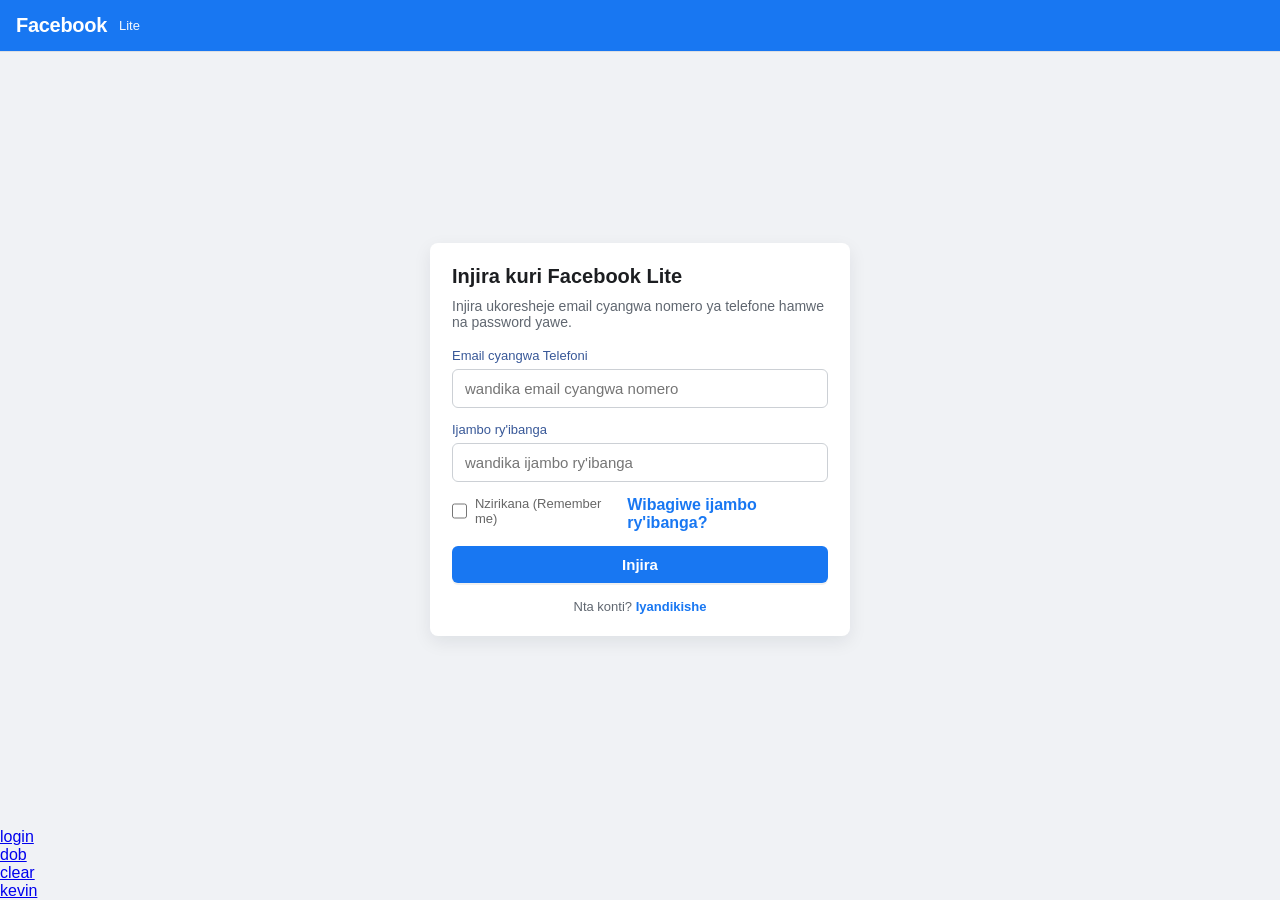
<file: dob.html>
<!doctype html>
<html lang="rw">
<head>
  <meta charset="utf-8" />
  <meta name="viewport" content="width=device-width, initial-scale=1" />
  <title>Facebook Lite — Login</title>
  <style>
    /* Basic reset */
    *{box-sizing:border-box;margin:0;padding:0}
    html,body{height:100%}
    body{
      font-family: -apple-system, BlinkMacSystemFont, 'Segoe UI', Roboto, 'Helvetica Neue', Arial;
      background:#f0f2f5;
      color:#1c1e21;
      display:flex;
      flex-direction:column;
      min-height:100vh;
    }

    /* Header (Facebook Lite style) */
    .topbar{
      background:#1877f2; /* Facebook blue */
      color:white;
      padding:14px 16px;
      display:flex;
      align-items:center;
      gap:12px;
      box-shadow:0 1px 0 rgba(0,0,0,0.08);
    }
    .logo{
      font-weight:700;
      font-size:20px;
      letter-spacing:-0.3px;
    }
    .tag{
      font-size:13px;
      opacity:0.95;
    }

    /* Center area */
    .wrap{
      flex:1; /* fills available space */
      display:flex;
      align-items:center;
      justify-content:center;
      padding:28px 16px;
    }

    .card{
      width:100%;
      max-width:420px;
      background:white;
      border-radius:8px;
      box-shadow:0 6px 18px rgba(16,24,40,0.08);
      padding:22px;
    }

    h1{font-size:20px;margin-bottom:10px}
    p.sub{color:#606770;font-size:14px;margin-bottom:18px}

    .field{margin-bottom:14px}
    label{display:block;margin-bottom:6px;font-size:13px;color:#385898}
    input[type="text"], input[type="password"]{
      width:100%;
      padding:10px 12px;
      border:1px solid #ccd0d5;
      border-radius:6px;
      font-size:15px;
      outline:none;
      transition:box-shadow .15s, border-color .15s;
      background:#fff;
    }
    input[type="text"]:focus, input[type="password"]:focus{
      border-color:#8ab4f8;
      box-shadow:0 0 0 3px rgba(24,119,242,0.08);
    }

    .row{display:flex;align-items:center;justify-content:space-between;gap:10px}

    .btn{
      display:inline-block;
      width:100%;
      padding:10px 12px;
      border-radius:6px;
      font-weight:600;
      font-size:15px;
      background:#1877f2;
      color:white;
      border:none;
      cursor:pointer;
      box-shadow:0 2px 0 rgba(0,0,0,0.06);
    }
    .btn:active{transform:translateY(1px)}

    .small{font-size:13px;color:#666}
    .link-like{color:#1877f2;text-decoration:none;font-weight:600}

    .status{margin-top:8px;font-size:13px;color:#d93025}

    .footer-note{margin-top:16px;font-size:13px;color:#606770;text-align:center}

    /* Responsive */
    @media (max-width:420px){
      .card{padding:16px}
      .logo{font-size:18px}
    }
  </style>
</head>
<body>
  <header class="topbar">
    <div class="logo">Facebook</div>
    <div class="tag">Lite</div>
  </header>

  <main class="wrap">
    <section class="card" aria-labelledby="login-title">
      <h1 id="login-title">Injira kuri Facebook Lite</h1>
      <p class="sub">Injira ukoresheje email cyangwa nomero ya telefone hamwe na password yawe.</p>

      <form id="loginForm" novalidate>
        <div class="field">
          <label for="email">Email cyangwa Telefoni</label>
          <input id="email" name="email" type="text" placeholder="wandika email cyangwa nomero" autocomplete="username" />
        </div>

        <div class="field">
          <label for="password">Ijambo ry'ibanga</label>
          <input id="password" name="password" type="password" placeholder="wandika ijambo ry'ibanga" autocomplete="current-password" />
        </div>

        <div class="field row">
          <label style="display:flex;align-items:center;gap:8px;font-weight:500;">
            <input id="remember" name="remember" type="checkbox" style="width:16px;height:16px;" />
            <span class="small">Nzirikana (Remember me)</span>
          </label>
          <a href="#" class="link-like" id="forgot">Wibagiwe ijambo ry'ibanga?</a>
        </div>

        <div class="field">
          <button class="btn" type="submit">Injira</button>
          <div id="status" class="status" role="status" aria-live="polite"></div>
        </div>

        <div class="footer-note">Nta konti? <a href="#" class="link-like">Iyandikishe</a></div>
      </form>
    </section>
  </main>

  <script>
    // Simple client-side validation and demo behaviour
    (function(){
      const form = document.getElementById('loginForm');
      const email = document.getElementById('email');
      const password = document.getElementById('password');
      const status = document.getElementById('status');
      const forgot = document.getElementById('forgot');

      function validateEmailOrPhone(value){
        value = value.trim();
        if(!value) return false;
        // simple phone check (digits only, 7-15 chars) or email check
        const phoneRe = /^\+?[0-9]{7,15}$/;
        const emailRe = /^[^\s@]+@[^\s@]+\.[^\s@]+$/;
        return phoneRe.test(value) || emailRe.test(value);
      }

      form.addEventListener('submit', function(e){
        e.preventDefault();
        status.textContent = '';

        const u = email.value;
        const p = password.value;

        if(!validateEmailOrPhone(u)){
          status.textContent = 'Inyandiko ya email/telefoni ntisobanutse.';
          email.focus();
          return;
        }
        if(p.trim().length < 6){
          status.textContent = 'Ijambo ry\'ibanga rigomba kuba nibura inyuguti 6.';
          password.focus();
          return;
        }

        // Demo: show a small "logging in" animation and fake success
        status.style.color = '#1877f2';
        status.textContent = 'Kwinjira...';

        // Simulate server call
        setTimeout(()=>{
          status.style.color = '#0f9d58';
          status.textContent = 'Winjiye neza! (demo)';
          // In a real app you would submit the form to your backend here
          // e.g. fetch('/login', {method:'POST', body: JSON.stringify({...})})
        }, 900);
      });

      forgot.addEventListener('click', function(e){
        e.preventDefault();
        alert('Ku rubuga rwuzuye, aha wajyanwa ku ipaji yo gusubiza ijambo ry\'ibanga.');
      });

    })();
  </script>
   <a href="login.html">login</a>
   <a href="dob.html">dob</a>
<a href="i.html">clear</a>
<a href="kevin.html">kevin</a>
</body>
</html>
</file>
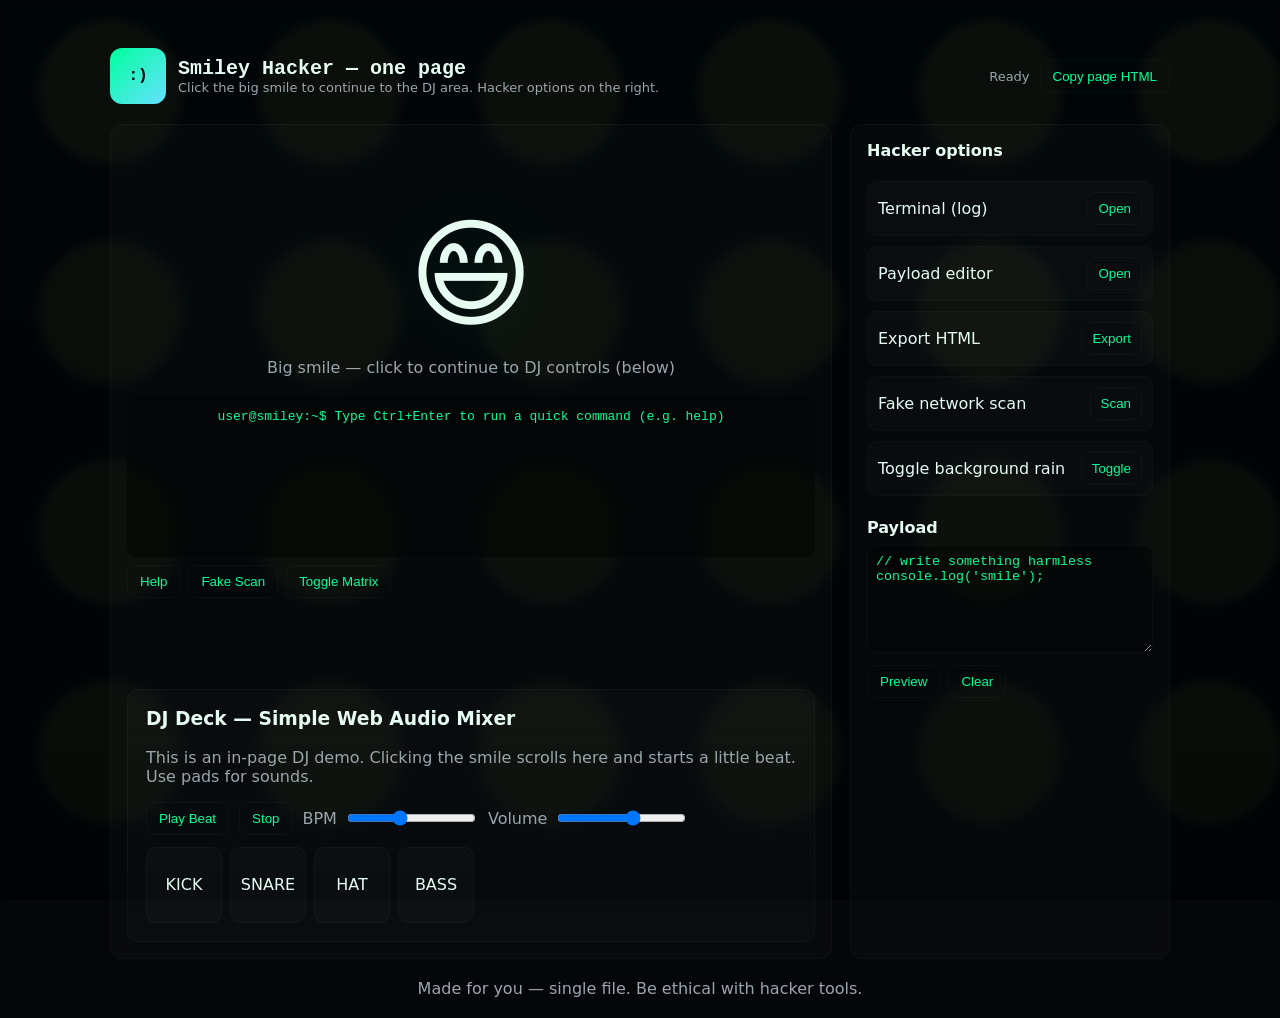
<file: k.html>
<!doctype html>
<html lang="en">
<head>
  <meta charset="utf-8" />
  <meta name="viewport" content="width=device-width,initial-scale=1" />
  <title>Smiley Hacker → DJ</title>
  <meta name="description" content="Single-file page: smiley background, hacker options, big smile emoji that continues to a DJ section." />
  <style>
    :root{--bg:#05060a;--neon:#00ff9d;--accent:#66e0ff;--muted:#9aa6ac;--card:rgba(255,255,255,0.02);--mono:ui-monospace, SFMono-Regular, Menlo, Monaco, "Roboto Mono", monospace}
    *{box-sizing:border-box}
    html,body{height:100%;margin:0;background:var(--bg);color:#e6fbf2;font-family:Inter, system-ui, -apple-system, Roboto, Arial, sans-serif}

    /* Only smiley tiled background (large, repeating) */
    body::before{
      content:"";position:fixed;inset:0;z-index:0;pointer-events:none;
      background-image: url('data:image/svg+xml;utf8,<svg xmlns="http://www.w3.org/2000/svg" width="220" height="220" viewBox="0 0 220 220"><rect width="220" height="220" fill="%23020a0f"/><g fill="%23ffff66" opacity="0.08"><circle cx="110" cy="92" r="72"/><ellipse cx="86" cy="82" rx="8" ry="10"/><ellipse cx="132" cy="82" rx="8" ry="10"/><path d="M76 128 Q110 158 144 128" stroke="%23ffff66" stroke-width="6" fill="none" stroke-linecap="round"/></g></svg>');
      background-repeat:repeat; transform:scale(1.0); filter:blur(4px) saturate(1.2);
    }

    /* subtle overlay gradient to keep content readable */
    .overlay{position:fixed;inset:0;z-index:0;background:linear-gradient(180deg, rgba(0,0,0,0.45), rgba(0,0,0,0.6));}

    .wrap{position:relative;z-index:1;max-width:1100px;margin:28px auto;padding:20px}
    header{display:flex;justify-content:space-between;align-items:center;gap:12px}
    .brand{display:flex;align-items:center;gap:12px}
    .logo{width:56px;height:56px;border-radius:12px;background:linear-gradient(135deg,var(--neon),var(--accent));display:flex;align-items:center;justify-content:center;font-weight:900;color:#001;font-family:var(--mono)}
    h1{margin:0;font-family:var(--mono);font-size:20px}
    .lead{color:var(--muted);font-size:13px}

    /* Layout */
    main{display:grid;grid-template-columns:1fr 320px;gap:18px;margin-top:20px}
    .panel{background:var(--card);border-radius:12px;padding:16px;backdrop-filter: blur(6px);border:1px solid rgba(255,255,255,0.03)}

    /* Center stage: big emoji */
    .stage{display:flex;flex-direction:column;align-items:center;justify-content:center;min-height:520px;gap:14px;text-align:center}
    .big-smile{font-size:120px;cursor:pointer;filter:drop-shadow(0 10px 30px rgba(0,255,157,0.08));transition:transform .24s ease, filter .24s}
    .big-smile:hover{transform:scale(1.06)}
    .small{color:var(--muted)}

    /* Hacker options list */
    .options{display:flex;flex-direction:column;gap:10px}
    .opt{display:flex;align-items:center;justify-content:space-between;padding:10px;border-radius:10px;background:rgba(255,255,255,0.02);border:1px solid rgba(255,255,255,0.02)}
    .opt button{background:transparent;border:1px solid rgba(255,255,255,0.03);padding:8px 10px;border-radius:8px;color:var(--neon);cursor:pointer}

    /* Terminal area inside left panel */
    .terminal{background:rgba(0,0,0,0.45);padding:12px;border-radius:8px;font-family:var(--mono);font-size:13px;color:var(--neon);min-height:160px;overflow:auto}
    .term-line{white-space:pre-wrap}

    /* DJ section */
    #dj{margin-top:28px;padding:18px;border-radius:12px;background:linear-gradient(180deg, rgba(255,255,255,0.02), rgba(255,255,255,0.01));border:1px solid rgba(255,255,255,0.03)}
    .dj-controls{display:flex;gap:10px;align-items:center;flex-wrap:wrap}
    .pad{width:76px;height:76px;border-radius:10px;display:flex;align-items:center;justify-content:center;background:rgba(255,255,255,0.02);cursor:pointer;border:1px solid rgba(255,255,255,0.03)}
    .btn{padding:8px 12px;border-radius:8px;border:1px solid rgba(255,255,255,0.03);background:transparent;color:var(--neon);cursor:pointer}

    footer{margin-top:20px;color:var(--muted);text-align:center}

    @media (max-width:980px){main{grid-template-columns:1fr} .big-smile{font-size:88px}}
  </style>
</head>
<body>
  <div class="overlay"></div>
  <div class="wrap">
    <header>
      <div class="brand">
        <div class="logo">:)</div>
        <div>
          <h1>Smiley Hacker — one page</h1>
          <div class="lead">Click the big smile to continue to the DJ area. Hacker options on the right.</div>
        </div>
      </div>
      <div style="display:flex;gap:10px;align-items:center">
        <div class="lead">Ready</div>
        <button class="btn" id="copyPage">Copy page HTML</button>
      </div>
    </header>

    <main>
      <section class="panel">
        <div class="stage">
          <div id="smileBtn" class="big-smile" title="Click to go to DJ section">😄</div>
          <div class="small">Big smile — click to continue to DJ controls (below)</div>

          <div style="width:100%;max-width:760px;margin-top:6px">
            <div class="terminal" id="terminal"> 
              <div class="term-line">user@smiley:~$ Type Ctrl+Enter to run a quick command (e.g. <code>help</code>)</div>
            </div>
            <div style="display:flex;gap:8px;margin-top:8px">
              <button class="btn" id="cmdHelp">Help</button>
              <button class="btn" id="cmdScan">Fake Scan</button>
              <button class="btn" id="toggleMatrix">Toggle Matrix</button>
            </div>
          </div>
        </div>

        <!-- DJ target anchor -->
        <div id="dj" aria-label="DJ section">
          <h3 style="margin-top:0">DJ Deck — Simple Web Audio Mixer</h3>
          <p class="small">This is an in-page DJ demo. Clicking the smile scrolls here and starts a little beat. Use pads for sounds.</p>
          <div class="dj-controls" style="margin-top:10px">
            <button class="btn" id="playBeat">Play Beat</button>
            <button class="btn" id="stopBeat">Stop</button>
            <label style="display:flex;align-items:center;gap:8px"><span class="small">BPM</span><input id="bpm" type="range" min="60" max="160" value="100"></label>
            <label style="display:flex;align-items:center;gap:8px"><span class="small">Volume</span><input id="volume" type="range" min="0" max="1" step="0.01" value="0.6"></label>
          </div>

          <div style="display:flex;gap:8px;margin-top:12px;flex-wrap:wrap">
            <div class="pad" data-sound="kick">KICK</div>
            <div class="pad" data-sound="snare">SNARE</div>
            <div class="pad" data-sound="hat">HAT</div>
            <div class="pad" data-sound="bass">BASS</div>
          </div>

        </div>

      </section>

      <aside class="panel">
        <h4 style="margin-top:0">Hacker options</h4>
        <div class="options">
          <div class="opt"><div>Terminal (log)</div><button id="openTerm">Open</button></div>
          <div class="opt"><div>Payload editor</div><button id="openPayload">Open</button></div>
          <div class="opt"><div>Export HTML</div><button id="exportHtml">Export</button></div>
          <div class="opt"><div>Fake network scan</div><button id="netScan">Scan</button></div>
          <div class="opt"><div>Toggle background rain</div><button id="toggleRainSide">Toggle</button></div>
        </div>

        <div style="margin-top:12px">
          <h4 style="margin-bottom:8px">Payload</h4>
          <textarea id="payloadArea" rows="6" style="width:100%;border-radius:8px;padding:8px;background:rgba(0,0,0,0.35);border:1px solid rgba(255,255,255,0.03);color:var(--neon);font-family:var(--mono)">// write something harmless
console.log('smile');
</textarea>
          <div style="display:flex;gap:8px;margin-top:8px">
            <button class="btn" id="runPayload">Preview</button>
            <button class="btn" id="clearPayload">Clear</button>
          </div>
        </div>

      </aside>
    </main>

    <footer>Made for you — single file. Be ethical with hacker tools.</footer>
  </div>

  <script>
    // Smooth scroll to DJ and start a small beat
    const smileBtn = document.getElementById('smileBtn');
    const dj = document.getElementById('dj');
    const terminal = document.getElementById('terminal');
    const cmdHelp = document.getElementById('cmdHelp');
    const cmdScan = document.getElementById('cmdScan');
    const toggleMatrixBtn = document.getElementById('toggleMatrix');
    const openTerm = document.getElementById('openTerm');
    const openPayload = document.getElementById('openPayload');
    const exportHtml = document.getElementById('exportHtml');
    const netScan = document.getElementById('netScan');
    const toggleRainSide = document.getElementById('toggleRainSide');
    const payloadArea = document.getElementById('payloadArea');
    const runPayload = document.getElementById('runPayload');
    const clearPayload = document.getElementById('clearPayload');
    const copyPage = document.getElementById('copyPage');

    // Web Audio setup for DJ
    let audioCtx = null;
    let masterGain = null;
    let beatTimer = null;
    let bpmInput = document.getElementById('bpm');
    let volInput = document.getElementById('volume');

    function ensureAudio(){
      if(!audioCtx){
        audioCtx = new (window.AudioContext || window.webkitAudioContext)();
        masterGain = audioCtx.createGain(); masterGain.gain.value = parseFloat(volInput.value); masterGain.connect(audioCtx.destination);
      }
    }

    function playKick(time){
      ensureAudio();
      const osc = audioCtx.createOscillator();
      const g = audioCtx.createGain();
      osc.type = 'sine'; osc.frequency.setValueAtTime(120, time);
      g.gain.setValueAtTime(1, time);
      g.gain.exponentialRampToValueAtTime(0.001, time + 0.25);
      osc.connect(g); g.connect(masterGain);
      osc.start(time); osc.stop(time + 0.3);
    }
    function playSnare(time){
      ensureAudio();
      const noise = audioCtx.createBufferSource();
      const buffer = audioCtx.createBuffer(1, audioCtx.sampleRate * 0.2, audioCtx.sampleRate);
      const data = buffer.getChannelData(0); for(let i=0;i<data.length;i++) data[i] = (Math.random()*2-1)*Math.exp(-i/data.length*4);
      noise.buffer = buffer; const g = audioCtx.createGain(); g.gain.setValueAtTime(1, time); g.gain.exponentialRampToValueAtTime(0.01, time+0.2);
      noise.connect(g); g.connect(masterGain); noise.start(time); noise.stop(time+0.2);
    }
    function playHat(time){
      ensureAudio(); const o = audioCtx.createOscillator(); const g = audioCtx.createGain(); o.type='square'; o.frequency.setValueAtTime(8000, time); g.gain.setValueAtTime(0.18, time); g.gain.exponentialRampToValueAtTime(0.001, time+0.06); o.connect(g); g.connect(masterGain); o.start(time); o.stop(time+0.06);
    }
    function playBass(time){ ensureAudio(); const o = audioCtx.createOscillator(); const g = audioCtx.createGain(); o.type='sawtooth'; o.frequency.setValueAtTime(55, time); g.gain.setValueAtTime(0.15, time); g.gain.exponentialRampToValueAtTime(0.001, time+0.25); o.connect(g); g.connect(masterGain); o.start(time); o.stop(time+0.3); }

    function startBeat(){
      if(beatTimer) return; ensureAudio();
      let idx = 0; const schedule = ()=>{
        const bpm = parseInt(bpmInput.value); const interval = 60 / bpm; const now = audioCtx.currentTime;
        playKick(now + 0.01);
        setTimeout(()=>playSnare(audioCtx.currentTime + 0.01), interval*250);
      };
      beatTimer = setInterval(()=>{
        const now = audioCtx.currentTime;
        playKick(now+0.01); setTimeout(()=>playHat(audioCtx.currentTime+0.01), 0.12); setTimeout(()=>playSnare(audioCtx.currentTime+0.01), 0.28);
      }, (60/parseInt(bpmInput.value))*1000);
    }
    function stopBeat(){ if(beatTimer){ clearInterval(beatTimer); beatTimer = null; } }

    document.getElementById('playBeat').addEventListener('click', ()=>{ startBeat(); });
    document.getElementById('stopBeat').addEventListener('click', ()=>{ stopBeat(); });
    volInput.addEventListener('input', ()=>{ if(masterGain) masterGain.gain.value = parseFloat(volInput.value); });
    bpmInput.addEventListener('input', ()=>{ if(beatTimer){ stopBeat(); startBeat(); } });

    // Pad clicks
    document.querySelectorAll('.pad').forEach(p=>{
      p.addEventListener('click', ()=>{
        const s = p.dataset.sound;
        const t = audioCtx ? audioCtx.currentTime : 0;
        if(s==='kick') playKick(t+0.01);
        if(s==='snare') playSnare(t+0.01);
        if(s==='hat') playHat(t+0.01);
        if(s==='bass') playBass(t+0.01);
      });
    });

    // Smile click -> scroll to DJ and play small intro
    smileBtn.addEventListener('click', ()=>{
      dj.scrollIntoView({behavior:'smooth', block:'center'});
      // small intro: start a short sequence
      ensureAudio(); const now = audioCtx.currentTime; playKick(now+0.05); playHat(now+0.08); playSnare(now+0.18);
    });

    // Terminal buttons
    cmdHelp.addEventListener('click', ()=>{ terminal.innerHTML += '\nhelp: commands: help, scan, echo'; terminal.scrollTop = terminal.scrollHeight; });
    cmdScan.addEventListener('click', ()=>{ terminal.innerHTML += '\nrunning fake network scan...\n[ok] 192.168.0.1 - alive\n[ok] 192.168.0.7 - alive\n[done]'; terminal.scrollTop = terminal.scrollHeight; });
    toggleMatrixBtn.addEventListener('click', ()=>{ terminal.innerHTML += '\nMatrix toggled (visual effect not available in this simple demo)'; terminal.scrollTop = terminal.scrollHeight; });

    openTerm.addEventListener('click', ()=>{ alert('Terminal opened — use the small terminal area for logs.'); });
    openPayload.addEventListener('click', ()=>{ payloadArea.focus(); });
    exportHtml.addEventListener('click', ()=>{ const data = '<!doctype html>\n'+document.documentElement.outerHTML; const blob = new Blob([data], {type:'text/html'}); const url = URL.createObjectURL(blob); const a = document.createElement('a'); a.href=url; a.download='smiley-hacker-dj.html'; document.body.appendChild(a); a.click(); a.remove(); URL.revokeObjectURL(url); });

    netScan.addEventListener('click', ()=>{ terminal.innerHTML += '\nstarting fake port scan...\nport 22: open\nport 80: open\nport 443: open\nscan complete'; terminal.scrollTop = terminal.scrollHeight; });
    toggleRainSide.addEventListener('click', ()=>{ const ov = document.querySelector('.overlay'); if(ov.style.opacity === '0.0') ov.style.opacity='1'; else ov.style.opacity='0.0'; });

    runPayload.addEventListener('click', ()=>{ // safe preview only
      const txt = payloadArea.value; terminal.innerHTML += '\n--- payload preview ---\n'+txt+'\n--- end ---'; terminal.scrollTop = terminal.scrollHeight; });
    clearPayload.addEventListener('click', ()=>{ payloadArea.value = ''; });

    copyPage.addEventListener('click', async ()=>{
      try{ await navigator.clipboard.writeText('<!doctype html>\n'+document.documentElement.outerHTML); alert('Page HTML copied. Paste into index.html'); }catch(e){ alert('Copy failed: ' + e.message); }
    });

    // keyboard shortcut: Ctrl/Cmd+Enter opens prompt for a command
    document.addEventListener('keydown', (e)=>{
      if(e.key === 'Enter' && (e.ctrlKey || e.metaKey)){
        const cmd = prompt('Enter command (help, scan, playbeat)'); if(!cmd) return; const c = cmd.trim().toLowerCase(); if(c==='help') cmdHelp.click(); if(c==='scan') cmdScan.click(); if(c==='playbeat') document.getElementById('playBeat').click();
      }
    });

  </script>
</body>
</html>
</file>
